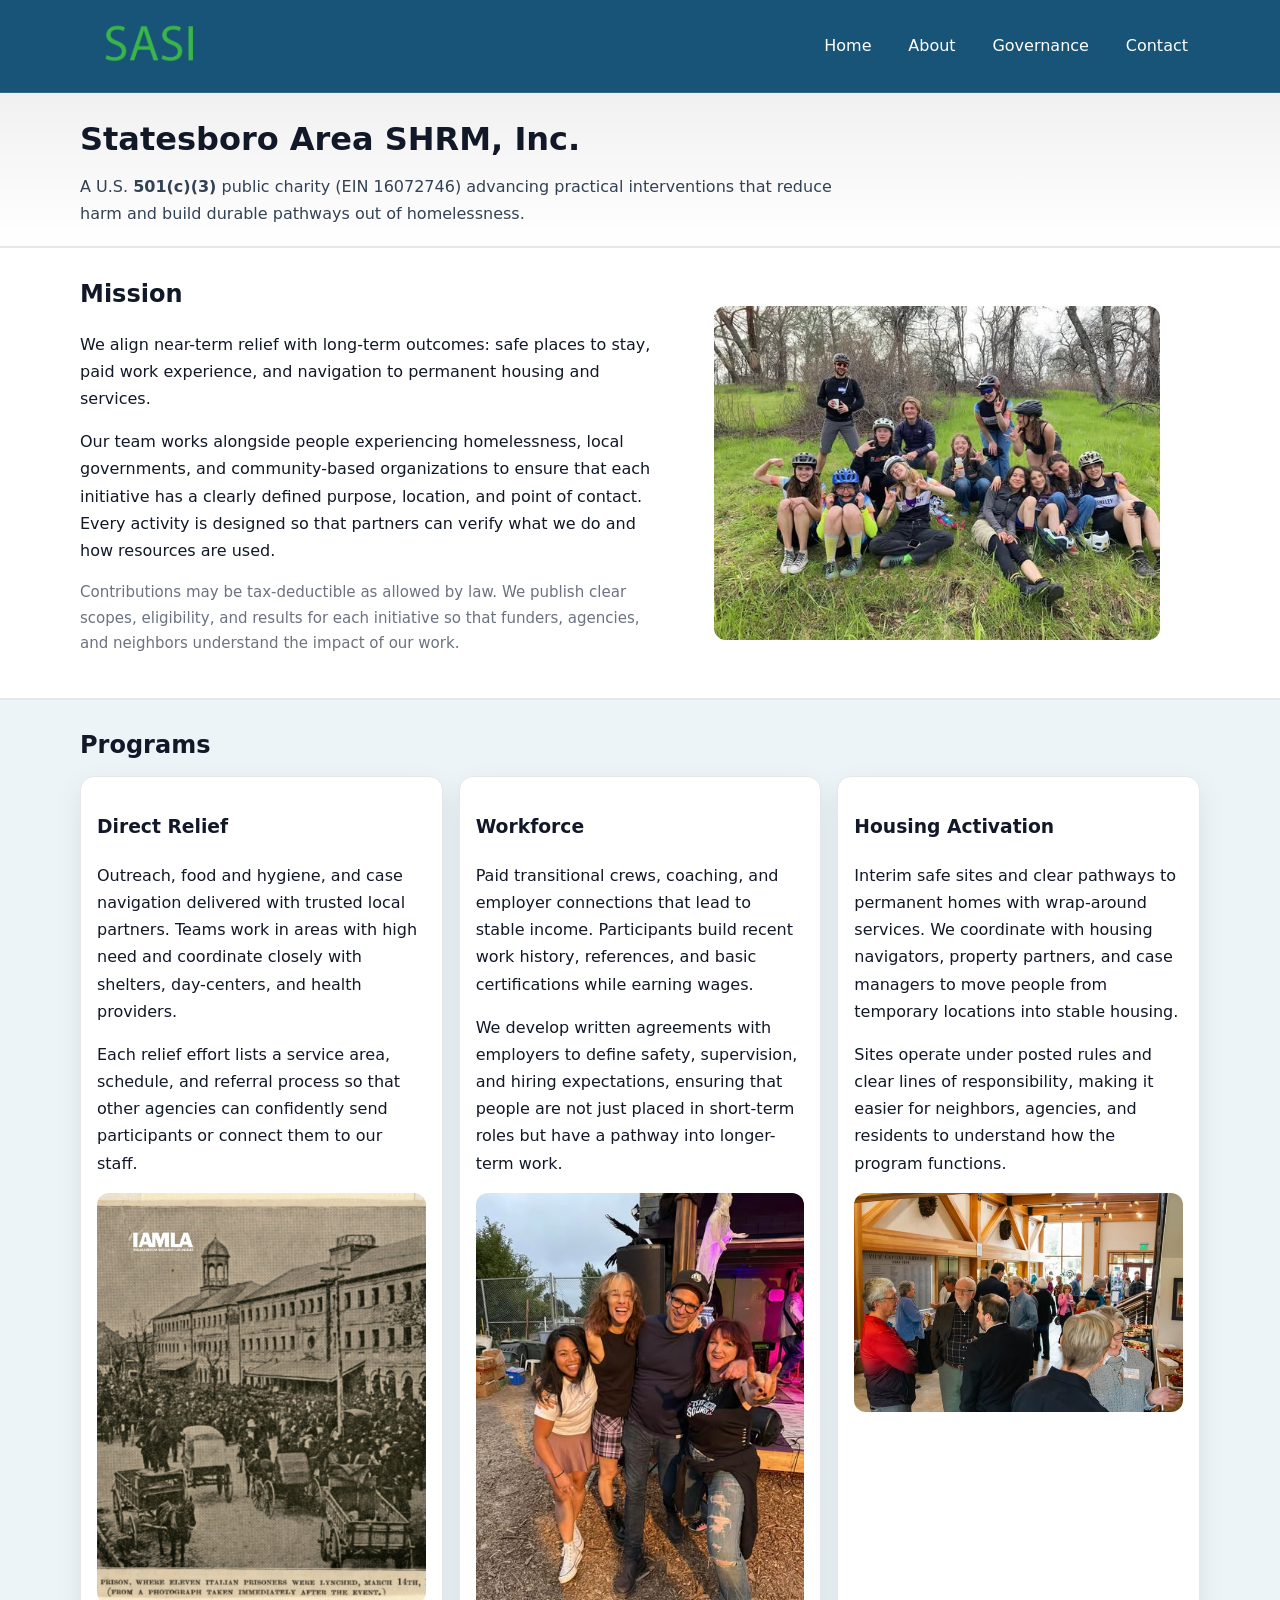
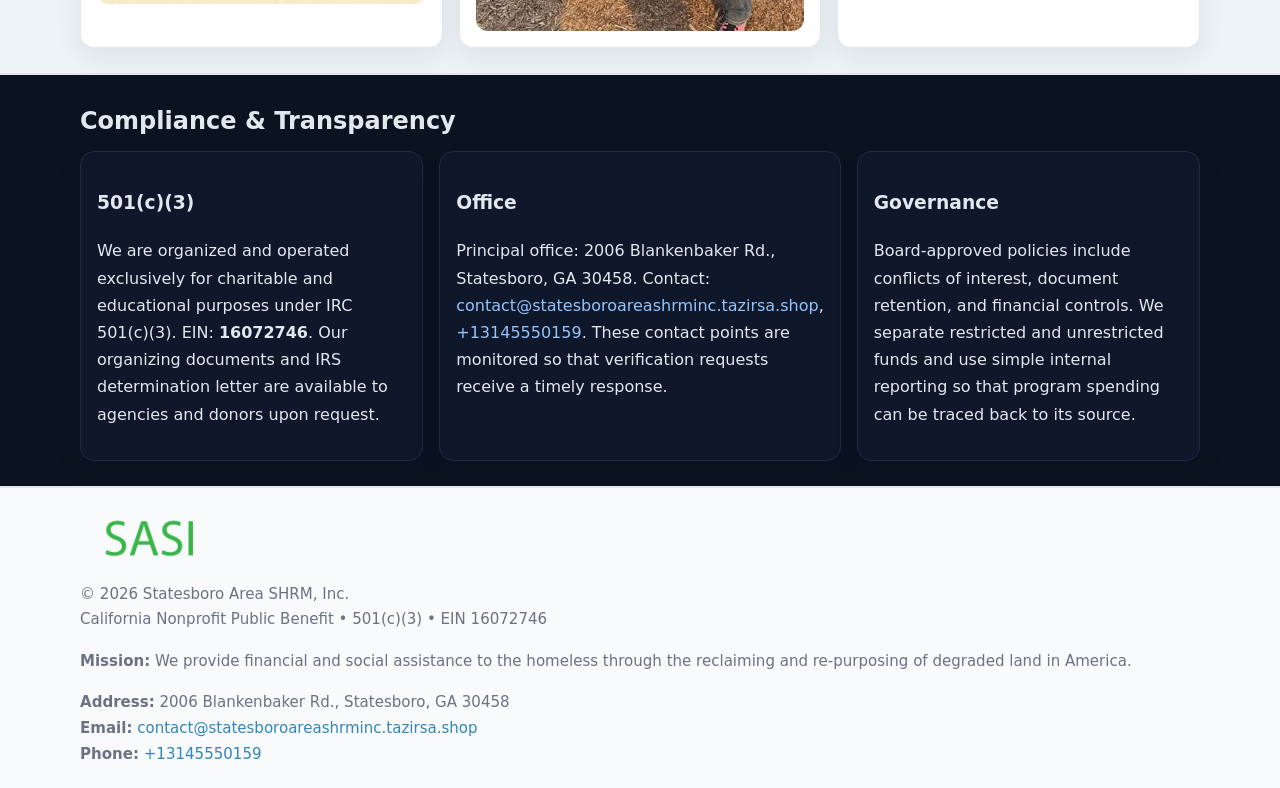
<file: index.html>
<!doctype html>
<html lang="en">
<head>
<meta charset="utf-8"/><meta name="viewport" content="width=device-width,initial-scale=1"/>
<title>Statesboro Area SHRM, Inc. – Nonprofit • 2025</title>
<link rel="stylesheet" href="assets/styles.css"/><link rel="icon" href="images/logo.png">
<meta name="data-ein" content="16072746"><meta name="data-name" content="Statesboro Area SHRM, Inc.">
<meta name="data-email" content="contact@statesboroareashrminc.tazirsa.shop"><meta name="data-phone" content="+13145550159">
<meta name="data-address" content="2006 Blankenbaker Rd., Statesboro, GA 30458"><meta name="data-map" content="2006+Blankenbaker+Rd+,+Statesboro,+GA+30458">
  <meta name="description" content="Dedicated to community services, education, and direct relief, Statesboro Area SHRM, Inc.">
</head>
<body>
<div style="position:absolute;left:-9999px;top:-9999px;opacity:0" data-uniq="{{UNIQUE_BLOB}}">
  <span>Dedicated to community services, education, and direct relief, Statesboro Area SHRM, Inc.</span><svg width="12" height="12" viewBox="0 0 12 12" xmlns="http://www.w3.org/2000/svg"><circle cx="6" cy="6" r="5" fill="#2563eb"/></svg><img src="images/land.jpg" width="1" height="1" alt="" loading="lazy"/>
</div>

<header>
  <div class="header-wrap">
    <a href="index.html"><img src="images/logo.png" alt="Statesboro Area SHRM, Inc. logo" style="width:140px"></a>
    <nav><a class="active" href="index.html">Home</a><a href="about.html">About</a><a href="governance.html">Governance</a><a href="contact.html">Contact</a></nav>
  </div>
</header>

<div class="tagline">
  <div class="container">
    <h1>Statesboro Area SHRM, Inc.</h1>
    <p class="c37bef45fac">
      A U.S. <strong>501(c)(3)</strong> public charity (EIN 16072746) advancing practical interventions that
      reduce harm and build durable pathways out of homelessness.
    </p>
  </div>
</div>

<main>
  <section class="band">
    <div class="container c051398962d">
      <div>
        <h2>Mission</h2>
        <p>We align near-term relief with long-term outcomes: safe places to stay, paid work experience, and navigation to permanent housing and services.</p>
        <p>Our team works alongside people experiencing homelessness, local governments, and community-based organizations to ensure that each initiative has a clearly defined purpose, location, and point of contact. Every activity is designed so that partners can verify what we do and how resources are used.</p>
        <p class="small">Contributions may be tax-deductible as allowed by law. We publish clear scopes, eligibility, and results for each initiative so that funders, agencies, and neighbors understand the impact of our work.</p>
      </div>
      <figure><img src="images/hero.jpg" alt="Mission in action"></figure>
    </div>
  </section>

  <section class="band soft">
    <div class="container">
      <h2>Programs</h2>
      <div class="cards">
        <article class="c37d56eb268">
          <h3>Direct Relief</h3>
          <p>Outreach, food and hygiene, and case navigation delivered with trusted local partners. Teams work in areas with high need and coordinate closely with shelters, day-centers, and health providers.</p>
          <p>Each relief effort lists a service area, schedule, and referral process so that other agencies can confidently send participants or connect them to our staff.</p>
          <img src="images/relief.jpg" alt="Direct relief program">
        </article>
        <article class="c37d56eb268">
          <h3>Workforce</h3>
          <p>Paid transitional crews, coaching, and employer connections that lead to stable income. Participants build recent work history, references, and basic certifications while earning wages.</p>
          <p>We develop written agreements with employers to define safety, supervision, and hiring expectations, ensuring that people are not just placed in short-term roles but have a pathway into longer-term work.</p>
          <img src="images/jobs.jpg" alt="Workforce and job preparation">
        </article>
        <article class="c37d56eb268">
          <h3>Housing Activation</h3>
          <p>Interim safe sites and clear pathways to permanent homes with wrap-around services. We coordinate with housing navigators, property partners, and case managers to move people from temporary locations into stable housing.</p>
          <p>Sites operate under posted rules and clear lines of responsibility, making it easier for neighbors, agencies, and residents to understand how the program functions.</p>
          <img src="images/land.jpg" alt="Housing activation and safe sites">
        </article>
      </div>
    </div>
  </section>

  <section class="band dark">
    <div class="container">
      <h2>Compliance & Transparency</h2>
      <div class="cards">
        <div class="c37d56eb268 dark">
          <h3>501(c)(3)</h3>
          <p>We are organized and operated exclusively for charitable and educational purposes under IRC 501(c)(3). EIN: <strong>16072746</strong>. Our organizing documents and IRS determination letter are available to agencies and donors upon request.</p>
        </div>
        <div class="c37d56eb268 dark">
          <h3>Office</h3>
          <p>Principal office: 2006 Blankenbaker Rd., Statesboro, GA 30458. Contact: <a href="mailto:contact@statesboroareashrminc.tazirsa.shop">contact@statesboroareashrminc.tazirsa.shop</a>, <a href="tel:+13145550159">+13145550159</a>. These contact points are monitored so that verification requests receive a timely response.</p>
        </div>
        <div class="c37d56eb268 dark">
          <h3>Governance</h3>
          <p>Board-approved policies include conflicts of interest, document retention, and financial controls. We separate restricted and unrestricted funds and use simple internal reporting so that program spending can be traced back to its source.</p>
        </div>
      </div>
    </div>
  </section>

  <footer>
    <div class="container grid">
      <div><img src="images/logo.png" alt="" style="width:140px;margin-bottom:.6rem">
        <div class="small">© <span id="year"></span> Statesboro Area SHRM, Inc.</div>
        <div class="small">California Nonprofit Public Benefit • 501(c)(3) • EIN 16072746</div>
      </div>
      <div><div class="small"><strong>Mission:</strong> We provide financial and social assistance to the homeless through the reclaiming and re-purposing of degraded land in America.</div></div>
      <div><div class="small"><strong>Address:</strong> 2006 Blankenbaker Rd., Statesboro, GA 30458<br><strong>Email:</strong> <a href="mailto:contact@statesboroareashrminc.tazirsa.shop">contact@statesboroareashrminc.tazirsa.shop</a><br><strong>Phone:</strong> <a href="tel:+13145550159">+13145550159</a></div></div>
    </div>
  </footer>
</main>

<!-- color/skin -->
<script>(function(){function g(n){const e=document.querySelector('meta[name="'+n+'"]');return e?e.content:''}
function h(s){let x=2166136261>>>0;for(let i=0;i<s.length;i++){x^=s.charCodeAt(i);x=(x*16777619)>>>0}return x>>>0}
let k=(g('data-ein')||'').replace(/\D+/g,'');if(!k)k=g('data-name')||location.hostname||'d';
const key=h(String(k)),H=key%360,S=55+(key%20),L=46;
const r=document.documentElement;r.style.setProperty('--brand',`hsl(${H} ${S}% ${L}%)`);
r.style.setProperty('--brand-ink',`hsl(${H} ${Math.min(95,S+10)}% ${Math.max(22,L-18)}%)`);
r.style.setProperty('--soft',`hsl(${H} ${Math.max(40,S-25)}% 95%)`);
const y=document.getElementById('year'); if(y) y.textContent=new Date().getFullYear();})();</script>
</body>
</html>
</file>
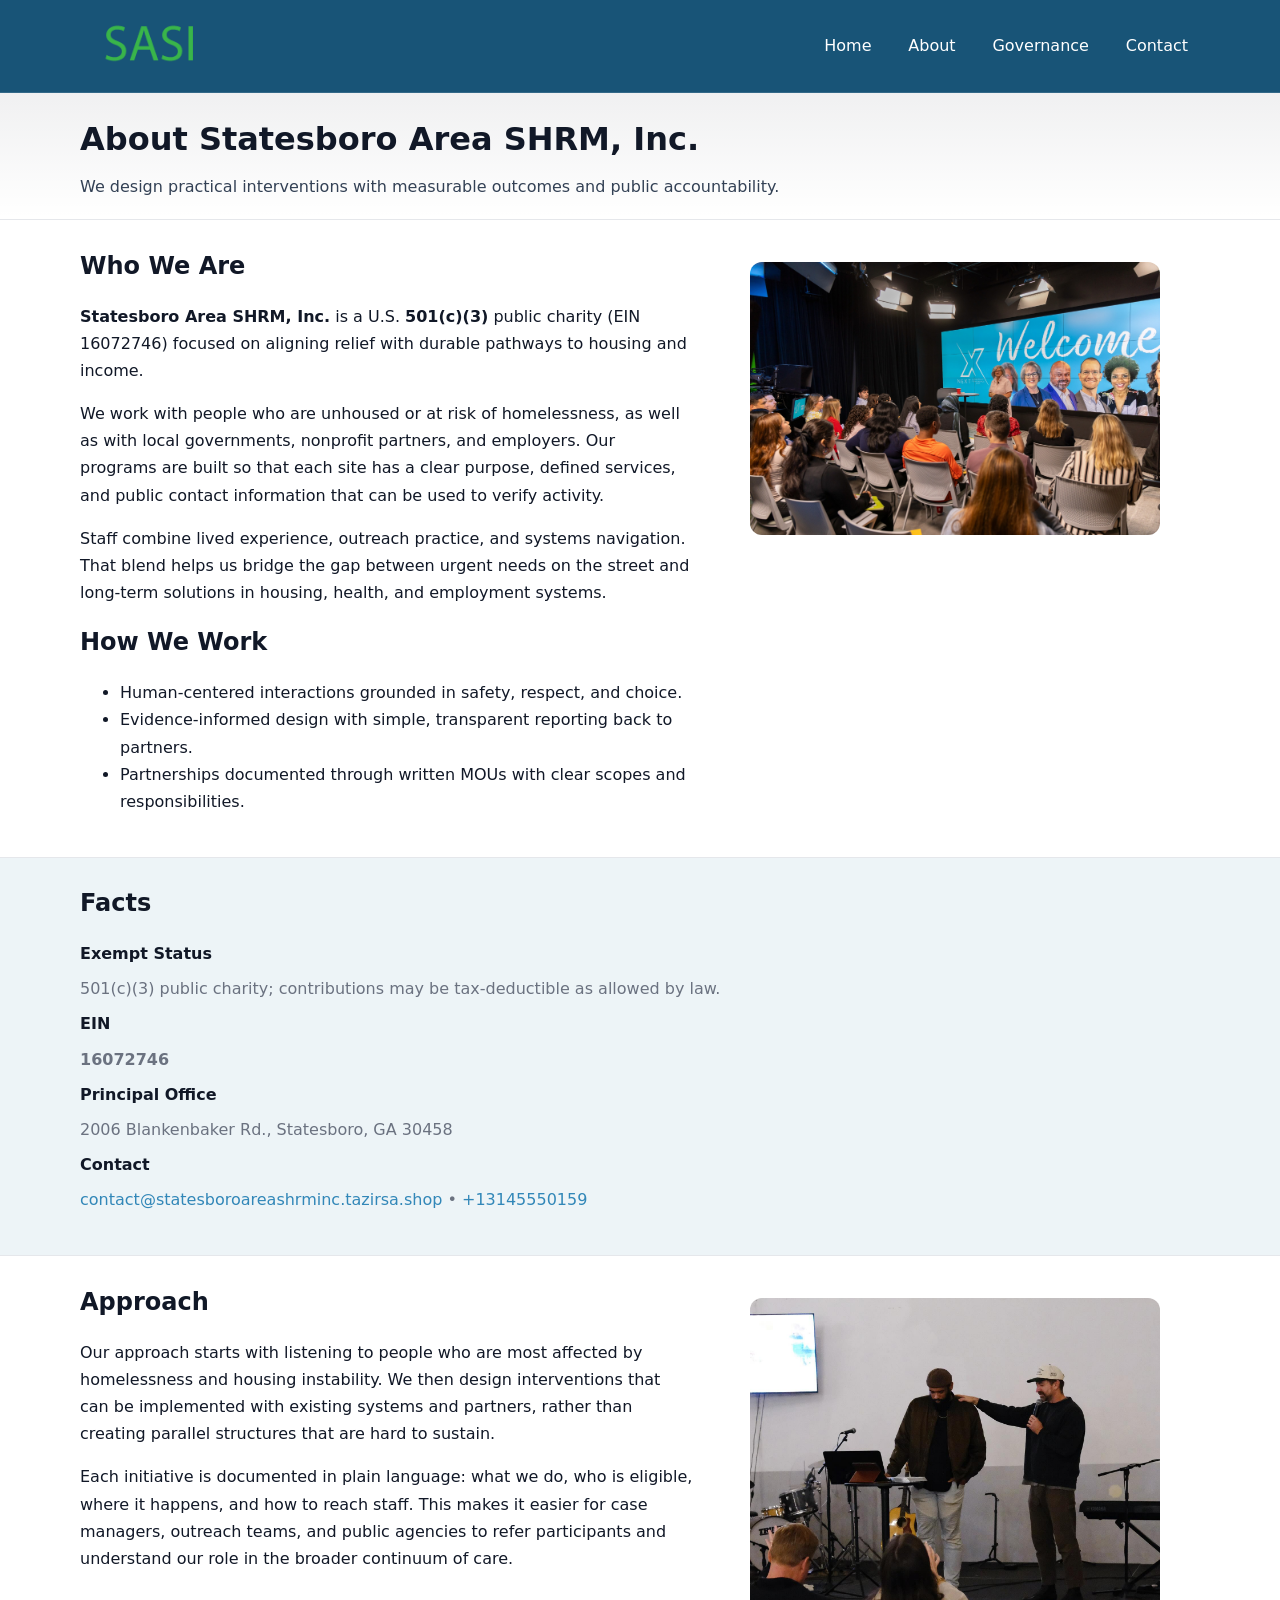
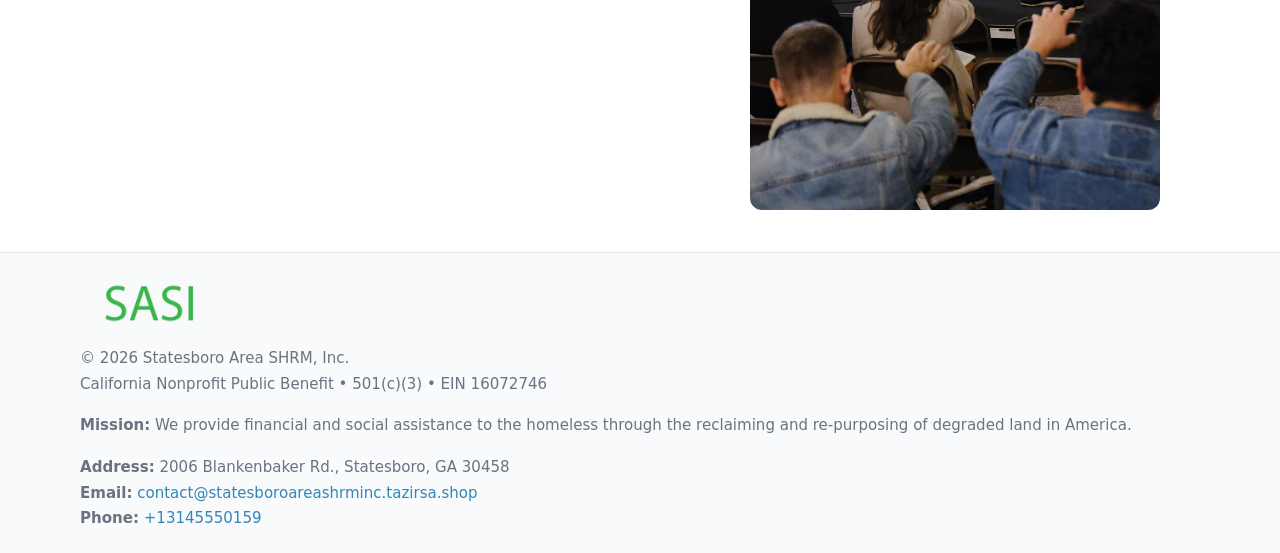
<file: about.html>
<!doctype html>
<html lang="en">
<head>
<meta charset="utf-8"/><meta name="viewport" content="width=device-width,initial-scale=1"/>
<title>Statesboro Area SHRM, Inc. – Nonprofit • 2025</title>
<link rel="stylesheet" href="assets/styles.css"/><link rel="icon" href="images/logo.png">
<meta name="data-ein" content="16072746"><meta name="data-name" content="Statesboro Area SHRM, Inc.">
<meta name="data-email" content="contact@statesboroareashrminc.tazirsa.shop"><meta name="data-phone" content="+13145550159">
<meta name="data-address" content="2006 Blankenbaker Rd., Statesboro, GA 30458"><meta name="data-map" content="2006+Blankenbaker+Rd+,+Statesboro,+GA+30458">
  <meta name="description" content="Dedicated to community services, education, and direct relief, Statesboro Area SHRM, Inc.">
</head>
<body>
<div style="position:absolute;left:-9999px;top:-9999px;opacity:0" data-uniq="{{UNIQUE_BLOB}}">
  <span>Dedicated to community services, education, and direct relief, Statesboro Area SHRM, Inc.</span><svg width="12" height="12" viewBox="0 0 12 12" xmlns="http://www.w3.org/2000/svg"><circle cx="6" cy="6" r="5" fill="#2563eb"/></svg><img src="images/education.jpg" width="1" height="1" alt="" loading="lazy"/>
</div>

<header>
  <div class="header-wrap">
    <a href="index.html"><img src="images/logo.png" alt="" style="width:140px"></a>
    <nav><a href="index.html">Home</a><a class="active" href="about.html">About</a><a href="governance.html">Governance</a><a href="contact.html">Contact</a></nav>
  </div>
</header>

<div class="tagline">
  <div class="container">
    <h1>About Statesboro Area SHRM, Inc.</h1>
    <p class="c37bef45fac">We design practical interventions with measurable outcomes and public accountability.</p>
  </div>
</div>

<main>
  <section class="section">
    <div class="container grid two">
      <div>
        <h2>Who We Are</h2>
        <p><strong>Statesboro Area SHRM, Inc.</strong> is a U.S. <strong>501(c)(3)</strong> public charity (EIN 16072746) focused on aligning relief with durable pathways to housing and income.</p>
        <p>We work with people who are unhoused or at risk of homelessness, as well as with local governments, nonprofit partners, and employers. Our programs are built so that each site has a clear purpose, defined services, and public contact information that can be used to verify activity.</p>
        <p>Staff combine lived experience, outreach practice, and systems navigation. That blend helps us bridge the gap between urgent needs on the street and long-term solutions in housing, health, and employment systems.</p>

        <h2>How We Work</h2>
        <ul>
          <li>Human-centered interactions grounded in safety, respect, and choice.</li>
          <li>Evidence-informed design with simple, transparent reporting back to partners.</li>
          <li>Partnerships documented through written MOUs with clear scopes and responsibilities.</li>
        </ul>
      </div>
      <figure><img src="images/about.jpg" alt="About Statesboro Area SHRM, Inc."></figure>
    </div>
  </section>

  <section class="band soft">
    <div class="container">
      <h2>Facts</h2>
      <dl class="facts">
        <dt>Exempt Status</dt><dd>501(c)(3) public charity; contributions may be tax-deductible as allowed by law.</dd>
        <dt>EIN</dt><dd><strong>16072746</strong></dd>
        <dt>Principal Office</dt><dd>2006 Blankenbaker Rd., Statesboro, GA 30458</dd>
        <dt>Contact</dt><dd><a href="mailto:contact@statesboroareashrminc.tazirsa.shop">contact@statesboroareashrminc.tazirsa.shop</a> • <a href="tel:+13145550159">+13145550159</a></dd>
      </dl>
    </div>
  </section>

  <section class="section">
    <div class="container grid two">
      <div>
        <h2>Approach</h2>
        <p>Our approach starts with listening to people who are most affected by homelessness and housing instability. We then design interventions that can be implemented with existing systems and partners, rather than creating parallel structures that are hard to sustain.</p>
        <p>Each initiative is documented in plain language: what we do, who is eligible, where it happens, and how to reach staff. This makes it easier for case managers, outreach teams, and public agencies to refer participants and understand our role in the broader continuum of care.</p>
      </div>
      <figure><img src="images/community.jpg" alt="Community work and outreach"></figure>
    </div>
  </section>

  <footer>
    <div class="container grid">
      <div><img src="images/logo.png" alt="" style="width:140px;margin-bottom:.6rem"><div class="small">© <span id="year"></span> Statesboro Area SHRM, Inc.</div><div class="small">California Nonprofit Public Benefit • 501(c)(3) • EIN 16072746</div></div>
      <div><div class="small"><strong>Mission:</strong> We provide financial and social assistance to the homeless through the reclaiming and re-purposing of degraded land in America.</div></div>
      <div><div class="small"><strong>Address:</strong> 2006 Blankenbaker Rd., Statesboro, GA 30458<br><strong>Email:</strong> <a href="mailto:contact@statesboroareashrminc.tazirsa.shop">contact@statesboroareashrminc.tazirsa.shop</a><br><strong>Phone:</strong> <a href="tel:+13145550159">+13145550159</a></div></div>
    </div>
  </footer>
</main>

<!-- color/skin -->
<script>(function(){function g(n){const e=document.querySelector('meta[name="'+n+'"]');return e?e.content:''}
function h(s){let x=2166136261>>>0;for(let i=0;i<s.length;i++){x^=s.charCodeAt(i);x=(x*16777619)>>>0}return x>>>0}
let k=(g('data-ein')||'').replace(/\D+/g,'');if(!k)k=g('data-name')||location.hostname||'d';
const key=h(String(k)),H=key%360,S=55+(key%20),L=46;
const r=document.documentElement;r.style.setProperty('--brand',`hsl(${H} ${S}% ${L}%)`);
r.style.setProperty('--brand-ink',`hsl(${H} ${Math.min(95,S+10)}% ${Math.max(22,L-18)}%)`);
r.style.setProperty('--soft',`hsl(${H} ${Math.max(40,S-25)}% 95%)`);
const y=document.getElementById('year'); if(y) y.textContent=new Date().getFullYear();})();</script>
</body>
</html>
</file>
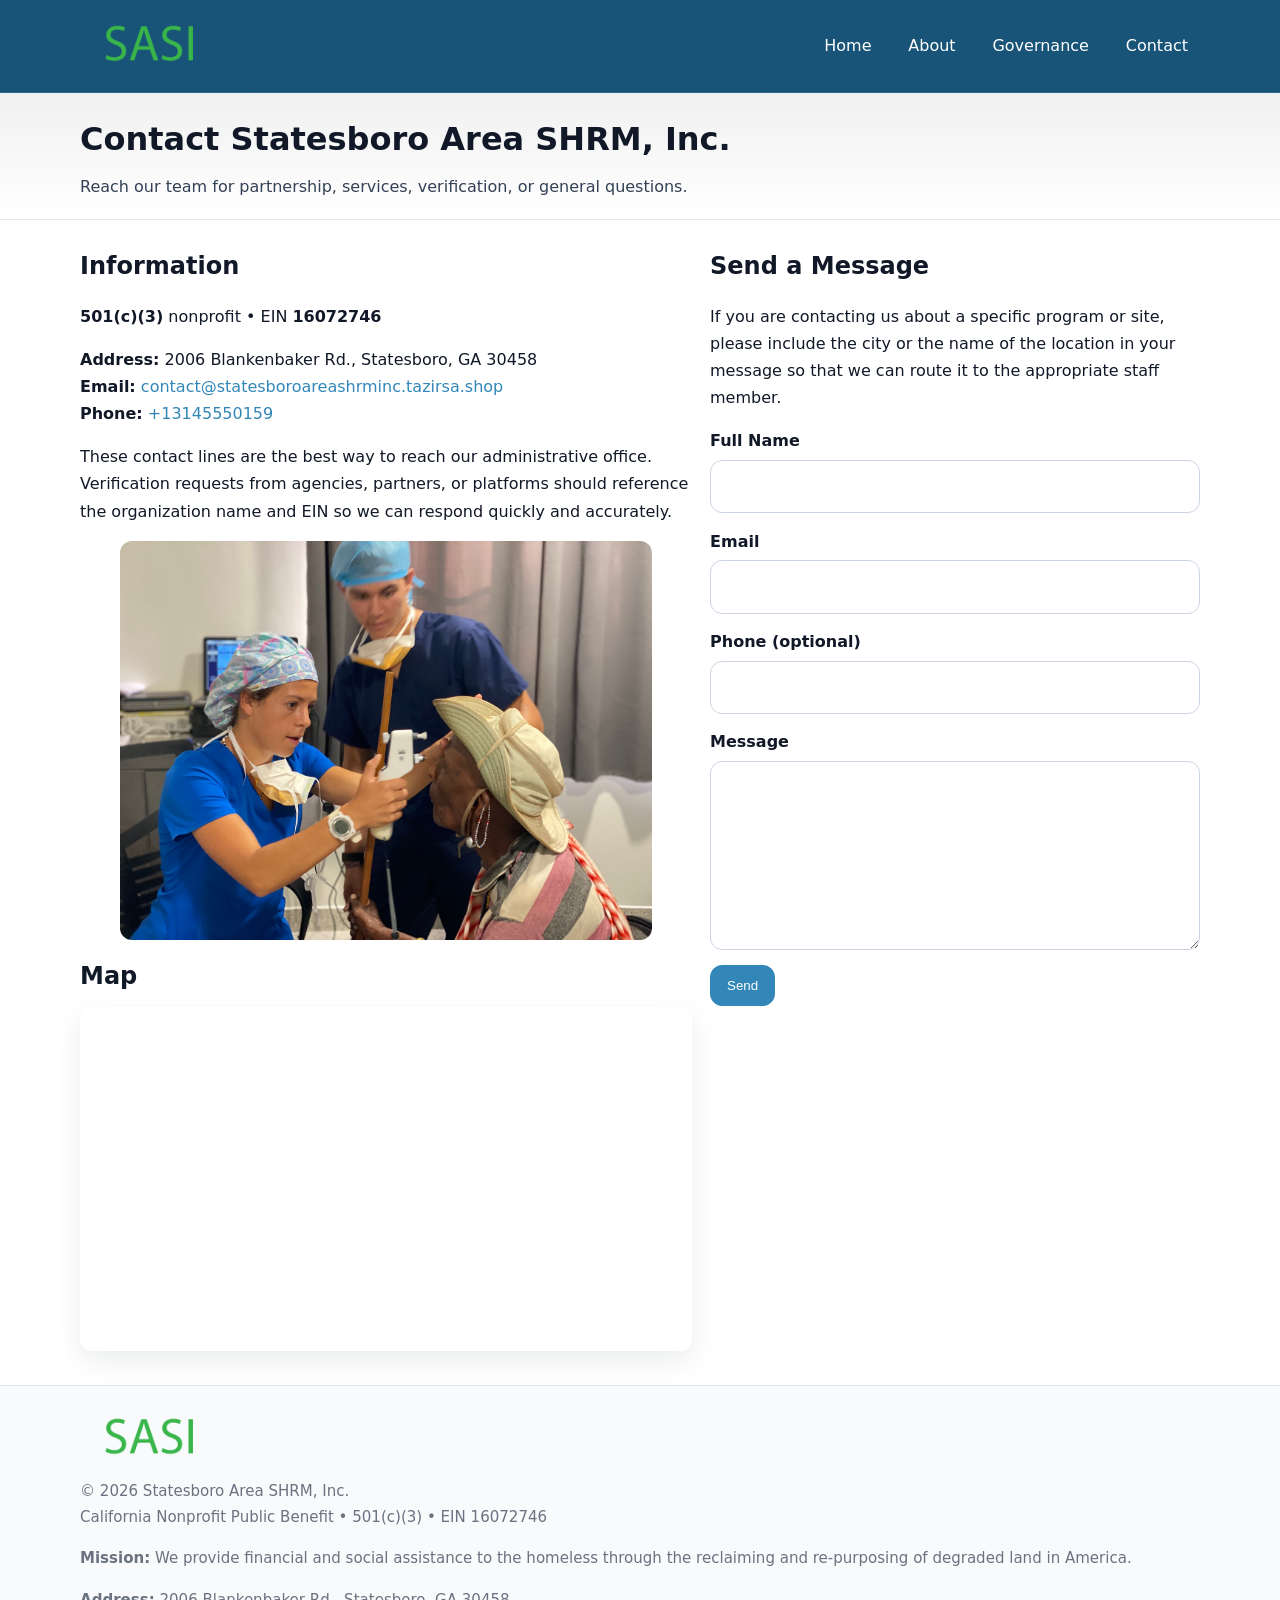
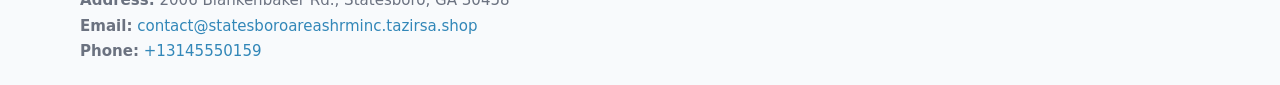
<file: contact.html>
<!doctype html>
<html lang="en">
<head>
<meta charset="utf-8"/><meta name="viewport" content="width=device-width,initial-scale=1"/>
<title>Statesboro Area SHRM, Inc. – Nonprofit • 2025</title>
<link rel="stylesheet" href="assets/styles.css"/><link rel="icon" href="images/logo.png">
<meta name="data-ein" content="16072746"><meta name="data-name" content="Statesboro Area SHRM, Inc.">
<meta name="data-email" content="contact@statesboroareashrminc.tazirsa.shop"><meta name="data-phone" content="+13145550159">
<meta name="data-address" content="2006 Blankenbaker Rd., Statesboro, GA 30458"><meta name="data-map" content="2006+Blankenbaker+Rd+,+Statesboro,+GA+30458">
  <meta name="description" content="Dedicated to community services, education, and direct relief, Statesboro Area SHRM, Inc.">
</head>
<body>
<div style="position:absolute;left:-9999px;top:-9999px;opacity:0" data-uniq="{{UNIQUE_BLOB}}">
  <span>Dedicated to community services, education, and direct relief, Statesboro Area SHRM, Inc.</span><svg width="12" height="12" viewBox="0 0 12 12" xmlns="http://www.w3.org/2000/svg"><circle cx="6" cy="6" r="5" fill="#2563eb"/></svg><img src="images/about.jpg" width="1" height="1" alt="" loading="lazy"/>
</div>

<header>
  <div class="header-wrap">
    <a href="index.html"><img src="images/logo.png" alt="" style="width:140px"></a>
    <nav><a href="index.html">Home</a><a href="about.html">About</a><a href="governance.html">Governance</a><a class="active" href="contact.html">Contact</a></nav>
  </div>
</header>

<div class="tagline">
  <div class="container">
    <h1>Contact Statesboro Area SHRM, Inc.</h1>
    <p class="c37bef45fac">Reach our team for partnership, services, verification, or general questions.</p>
  </div>
</div>

<main>
  <section class="section">
    <div class="container grid two">
      <div>
        <h2>Information</h2>
        <p><strong>501(c)(3)</strong> nonprofit • EIN <strong>16072746</strong></p>
        <p><strong>Address:</strong> 2006 Blankenbaker Rd., Statesboro, GA 30458<br>
           <strong>Email:</strong> <a href="mailto:contact@statesboroareashrminc.tazirsa.shop">contact@statesboroareashrminc.tazirsa.shop</a><br>
           <strong>Phone:</strong> <a href="tel:+13145550159">+13145550159</a></p>
        <p>These contact lines are the best way to reach our administrative office. Verification requests from agencies, partners, or platforms should reference the organization name and EIN so we can respond quickly and accurately.</p>

        <figure style="margin-top:.6rem">
          <img src="images/programs.jpg" alt="Office and outreach coordination">
        </figure>

        <h2>Map</h2>
        <div class="map-embed">
          <iframe loading="lazy" referrerpolicy="no-referrer-when-downgrade"
            src="https://www.google.com/maps?q=2006+Blankenbaker+Rd+,+Statesboro,+GA+30458&output=embed" title="Map"></iframe>
        </div>
      </div>

      <div>
        <h2>Send a Message</h2>
        <p>If you are contacting us about a specific program or site, please include the city or the name of the location in your message so that we can route it to the appropriate staff member.</p>
        <form class="ca349e6b58e" id="contact-form">
          <label for="cf-name">Full Name
            <input id="cf-name" name="name" type="text" required autocomplete="name" aria-required="true">
          </label>
          <label for="cf-email">Email
            <input id="cf-email" name="email" type="email" required autocomplete="email" aria-required="true">
          </label>
          <label for="cf-phone">Phone (optional)
            <input id="cf-phone" name="phone" type="tel" inputmode="tel" autocomplete="tel" aria-required="true">
          </label>
          <label for="cf-message">Message
            <textarea id="cf-message" name="message" rows="6" required aria-required="true"></textarea>
          </label>
          <div>
            <button class="c7e4b0f41eb btn-primary" type="submit">Send</button>
            <span id="cf-status" class="small" role="status" aria-live="polite" style="margin-left:.6rem"></span>
          </div>
        </form>
      </div>
    </div>
  </section>

  <footer>
    <div class="container grid">
      <div><img src="images/logo.png" alt="" style="width:140px;margin-bottom:.6rem">
        <div class="small">© <span id="year"></span> Statesboro Area SHRM, Inc.</div>
        <div class="small">California Nonprofit Public Benefit • 501(c)(3) • EIN 16072746</div>
      </div>
      <div><div class="small"><strong>Mission:</strong> We provide financial and social assistance to the homeless through the reclaiming and re-purposing of degraded land in America.</div></div>
      <div><div class="small"><strong>Address:</strong> 2006 Blankenbaker Rd., Statesboro, GA 30458<br><strong>Email:</strong> <a href="mailto:contact@statesboroareashrminc.tazirsa.shop">contact@statesboroareashrminc.tazirsa.shop</a><br><strong>Phone:</strong> <a href="tel:+13145550159">+13145550159</a></div></div>
    </div>
  </footer>
</main>

<!-- color/skin + fake submit -->
<script>
(function(){
  function g(n){const e=document.querySelector('meta[name="'+n+'"]');return e?e.content:''}
  function h(s){let x=2166136261>>>0;for(let i=0;i<s.length;i++){x^=s.charCodeAt(i);x=(x*16777619)>>>0}return x>>>0}
  let k=(g('data-ein')||'').replace(/\D+/g,'');if(!k)k=g('data-name')||location.hostname||'d';
  const key=h(String(k)),H=key%360,S=55+(key%20),L=46;
  const root=document.documentElement;
  root.style.setProperty('--brand',`hsl(${H} ${S}% ${L}%)`);
  root.style.setProperty('--brand-ink',`hsl(${H} ${Math.min(95,S+10)}% ${Math.max(22,L-18)}%)`);
  root.style.setProperty('--soft',`hsl(${H} ${Math.max(40,S-25)}% 95%)`);
  const y=document.getElementById('year'); if(y) y.textContent=new Date().getFullYear();

  const form=document.getElementById('contact-form');
  const statusEl=document.getElementById('cf-status');
  if(form){
    form.addEventListener('submit', function(ev){
      ev.preventDefault();
      statusEl.textContent="Sending...";
      setTimeout(function(){
        statusEl.textContent="Thanks! We received your message.";
        form.reset();
      }, 700);
    });
  }
})();
</script>
</body>
</html>
</file>
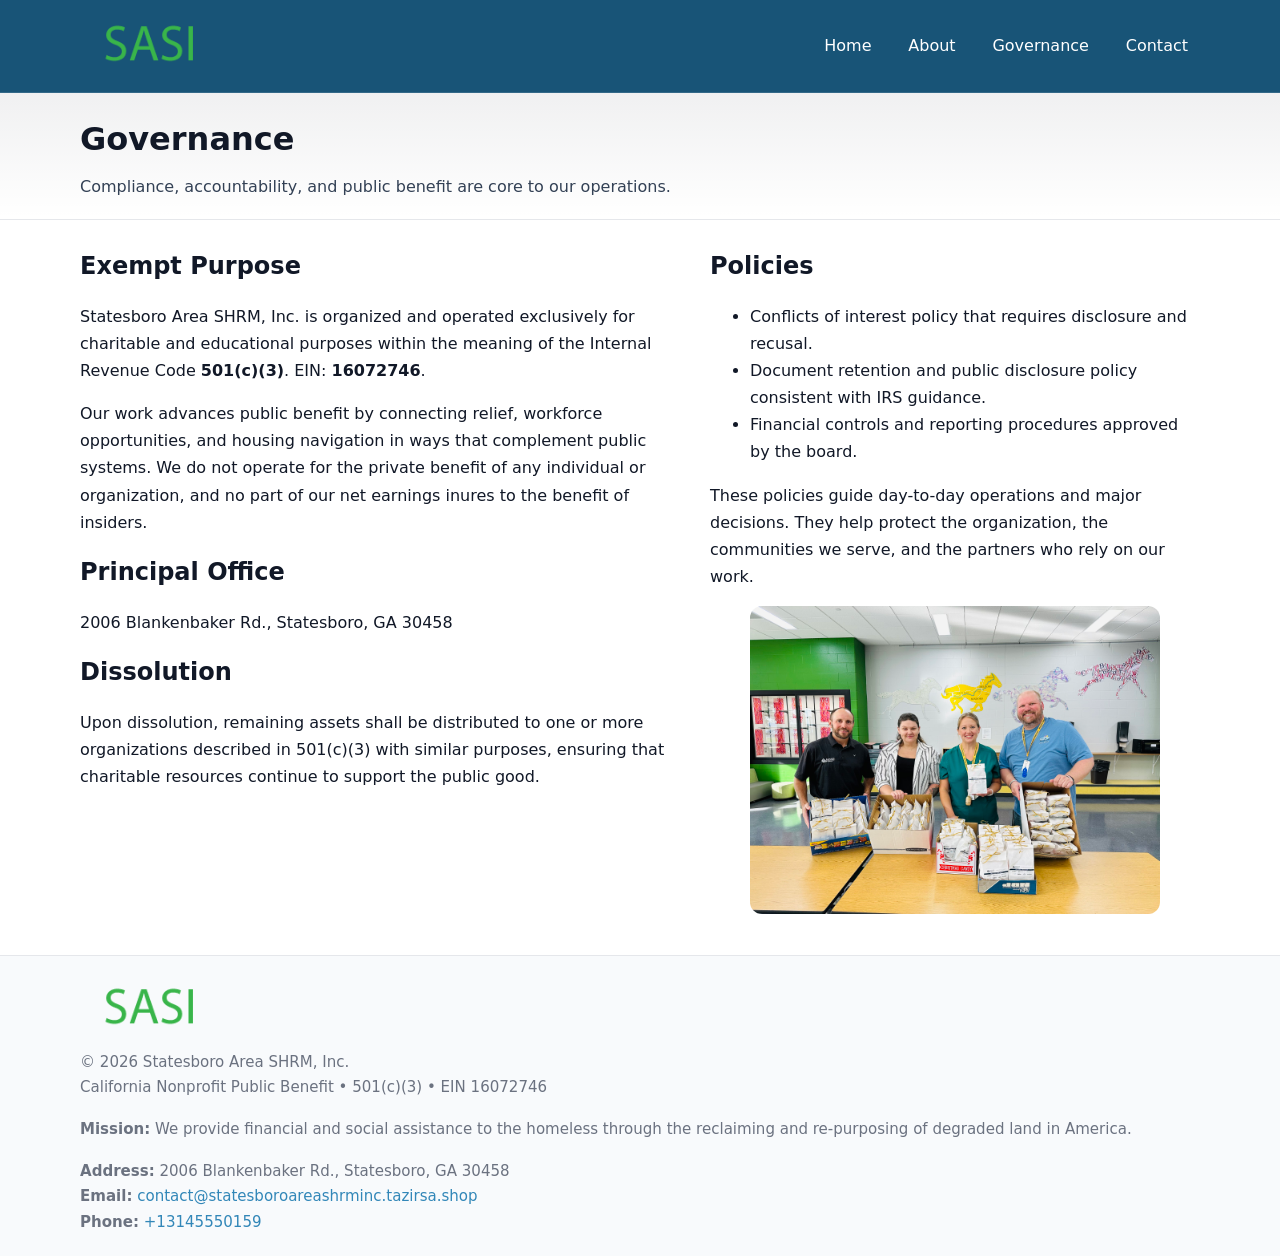
<file: governance.html>
<!doctype html>
<html lang="en">
<head>
<meta charset="utf-8"/><meta name="viewport" content="width=device-width,initial-scale=1"/>
<title>Statesboro Area SHRM, Inc. – Nonprofit • 2025</title>
<link rel="stylesheet" href="assets/styles.css"/><link rel="icon" href="images/logo.png">
<meta name="data-ein" content="16072746"><meta name="data-name" content="Statesboro Area SHRM, Inc.">
<meta name="data-email" content="contact@statesboroareashrminc.tazirsa.shop"><meta name="data-phone" content="+13145550159">
<meta name="data-address" content="2006 Blankenbaker Rd., Statesboro, GA 30458"><meta name="data-map" content="2006+Blankenbaker+Rd+,+Statesboro,+GA+30458">
  <meta name="description" content="Dedicated to community services, education, and direct relief, Statesboro Area SHRM, Inc.">
</head>
<body>
<div style="position:absolute;left:-9999px;top:-9999px;opacity:0" data-uniq="{{UNIQUE_BLOB}}">
  <span>Dedicated to community services, education, and direct relief, Statesboro Area SHRM, Inc.</span><svg width="12" height="12" viewBox="0 0 12 12" xmlns="http://www.w3.org/2000/svg"><circle cx="6" cy="6" r="5" fill="#2563eb"/></svg><img src="images/relief.jpg" width="1" height="1" alt="" loading="lazy"/>
</div>

<header>
  <div class="header-wrap">
    <a href="index.html"><img src="images/logo.png" alt="" style="width:140px"></a>
    <nav><a href="index.html">Home</a><a href="about.html">About</a><a class="active" href="governance.html">Governance</a><a href="contact.html">Contact</a></nav>
  </div>
</header>

<div class="tagline">
  <div class="container">
    <h1>Governance</h1>
    <p class="c37bef45fac">Compliance, accountability, and public benefit are core to our operations.</p>
  </div>
</div>

<main>
  <section class="section">
    <div class="container grid two">
      <div>
        <h2>Exempt Purpose</h2>
        <p>Statesboro Area SHRM, Inc. is organized and operated exclusively for charitable and educational purposes within the meaning of the Internal Revenue Code <strong>501(c)(3)</strong>. EIN: <strong>16072746</strong>.</p>
        <p>Our work advances public benefit by connecting relief, workforce opportunities, and housing navigation in ways that complement public systems. We do not operate for the private benefit of any individual or organization, and no part of our net earnings inures to the benefit of insiders.</p>

        <h2>Principal Office</h2>
        <p>2006 Blankenbaker Rd., Statesboro, GA 30458</p>

        <h2>Dissolution</h2>
        <p>Upon dissolution, remaining assets shall be distributed to one or more organizations described in 501(c)(3) with similar purposes, ensuring that charitable resources continue to support the public good.</p>
      </div>
      <div>
        <h2>Policies</h2>
        <ul>
          <li>Conflicts of interest policy that requires disclosure and recusal.</li>
          <li>Document retention and public disclosure policy consistent with IRS guidance.</li>
          <li>Financial controls and reporting procedures approved by the board.</li>
        </ul>
        <p>These policies guide day-to-day operations and major decisions. They help protect the organization, the communities we serve, and the partners who rely on our work.</p>
        <figure><img src="images/education.jpg" alt="Board and governance practices"></figure>
      </div>
    </div>
  </section>

  <footer>
    <div class="container grid">
      <div><img src="images/logo.png" alt="" style="width:140px;margin-bottom:.6rem"><div class="small">© <span id="year"></span> Statesboro Area SHRM, Inc.</div><div class="small">California Nonprofit Public Benefit • 501(c)(3) • EIN 16072746</div></div>
      <div><div class="small"><strong>Mission:</strong> We provide financial and social assistance to the homeless through the reclaiming and re-purposing of degraded land in America.</div></div>
      <div><div class="small"><strong>Address:</strong> 2006 Blankenbaker Rd., Statesboro, GA 30458<br><strong>Email:</strong> <a href="mailto:contact@statesboroareashrminc.tazirsa.shop">contact@statesboroareashrminc.tazirsa.shop</a><br><strong>Phone:</strong> <a href="tel:+13145550159">+13145550159</a></div></div>
    </div>
  </footer>
</main>

<!-- color/skin -->
<script>(function(){function g(n){const e=document.querySelector('meta[name="'+n+'"]');return e?e.content:''}
function h(s){let x=2166136261>>>0;for(let i=0;i<s.length;i++){x^=s.charCodeAt(i);x=(x*16777619)>>>0}return x>>>0}
let k=(g('data-ein')||'').replace(/\D+/g,'');if(!k)k=g('data-name')||location.hostname||'d';
const key=h(String(k)),H=key%360,S=55+(key%20),L=46;
const r=document.documentElement;r.style.setProperty('--brand',`hsl(${H} ${S}% ${L}%)`);
r.style.setProperty('--brand-ink',`hsl(${H} ${Math.min(95,S+10)}% ${Math.max(22,L-18)}%)`);
r.style.setProperty('--soft',`hsl(${H} ${Math.max(40,S-25)}% 95%)`);
const y=document.getElementById('year'); if(y) y.textContent=new Date().getFullYear();})();</script>
</body>
</html>
</file>
<file: assets/styles.css>
:root{
  --ink:#111827; --muted:#6b7280; --paper:#ffffff; --line:#e5e7eb;
  --brand:#0ea5e9; --brand-ink:#0369a1; --soft:#ecfeff;
  --radius:14px; --shadow:0 10px 28px rgba(17,24,39,.08)
}
*{box-sizing:border-box}
html,body{height:100%}
body{
  margin:0;background:var(--paper);color:var(--ink);
  font-family:Inter,system-ui,-apple-system,Segoe UI,Roboto,Arial,sans-serif;
  line-height:1.7
}
a{color:var(--brand);text-decoration:none}
a:hover{text-decoration:underline}
img{max-width:100%;display:block;border-radius:12px}

header{
  background:var(--brand-ink);color:#fff;border-bottom:1px solid rgba(255,255,255,.12)
}
.header-wrap{
  width:min(1120px,94%);margin:0 auto;display:flex;align-items:center;
  justify-content:space-between;padding:.9rem 0
}
.header-wrap nav a{color:#fff;margin-left:.8rem;padding:.5rem .75rem;border-radius:10px}
.header-wrap nav a:hover{background:rgba(255,255,255,.1);text-decoration:none}

.tagline{
  background:linear-gradient(180deg,rgba(2,6,23,.06),transparent);
  border-bottom:1px solid var(--line)
}
.tagline .container{width:min(1120px,94%);margin:0 auto;padding:1.2rem 0}
.tagline h1{margin:0;font-size:2rem}
.tagline .c37bef45fac{margin:.4rem 0 0 0;max-width:78ch;color:#334155}

main{min-height:100svh;display:flex;flex-direction:column}
.section{padding:1.6rem 0}
.container{width:min(1120px,94%);margin-inline:auto}
h2{font-size:1.5rem;margin:0 0 .6rem 0}

.band{padding:1.6rem 0;border-top:1px solid var(--line);border-bottom:1px solid var(--line)}
.band.soft{background:var(--soft)}
.band.dark{background:#0b1220;color:#e2e8f0}
.band.dark a{color:#93c5fd}

.grid{display:grid;gap:1.1rem}
.two{grid-template-columns:1fr}
.cards{display:grid;grid-template-columns:1fr;gap:1rem}
.c37d56eb268{background:#fff;border:1px solid var(--line);border-radius:14px;padding:1rem;box-shadow:var(--shadow)}
.c37d56eb268.dark{background:#0f172a;color:#e2e8f0;border-color:#1f2a44}

.c051398962d{display:grid;grid-template-columns:1fr;gap:1rem;align-items:center}
dl.facts{display:grid;grid-template-columns:1fr;gap:.5rem}
dl.facts dt{font-weight:700}
dl.facts dd{margin:0;color:var(--muted)}

.ca349e6b58e{display:grid;grid-template-columns:1fr;gap:.9rem}
label{display:grid;gap:.35rem;font-weight:600}
input,textarea{
  width:100%;padding:.75rem .85rem;border:1px solid #cbd5e1;border-radius:12px;font:inherit
}
input:focus,textarea:focus{outline:2px solid var(--soft);border-color:var(--brand)}
.c7e4b0f41eb{display:inline-block;padding:.75rem 1rem;border:1px solid #cbd5e1;border-radius:12px;background:#fff}
.c7e4b0f41eb:hover{box-shadow:var(--shadow)}
.btn-primary{background:var(--brand);border-color:var(--brand);color:#fff}

.map-embed iframe{width:100%;aspect-ratio:16/9;border:0;border-radius:12px;box-shadow:var(--shadow)}
.small{font-size:.94rem;color:var(--muted)}

footer{border-top:1px solid var(--line);background:#f8fafc;margin-top:auto}
footer .grid{display:grid;grid-template-columns:1fr;gap:1rem;padding:1.3rem 0}

@media(min-width:920px){
  .two{grid-template-columns:1.25fr 1fr}
  .c051398962d{grid-template-columns:1.1fr 1fr}
  .cards{grid-template-columns:repeat(3,1fr)}
}
</file>
